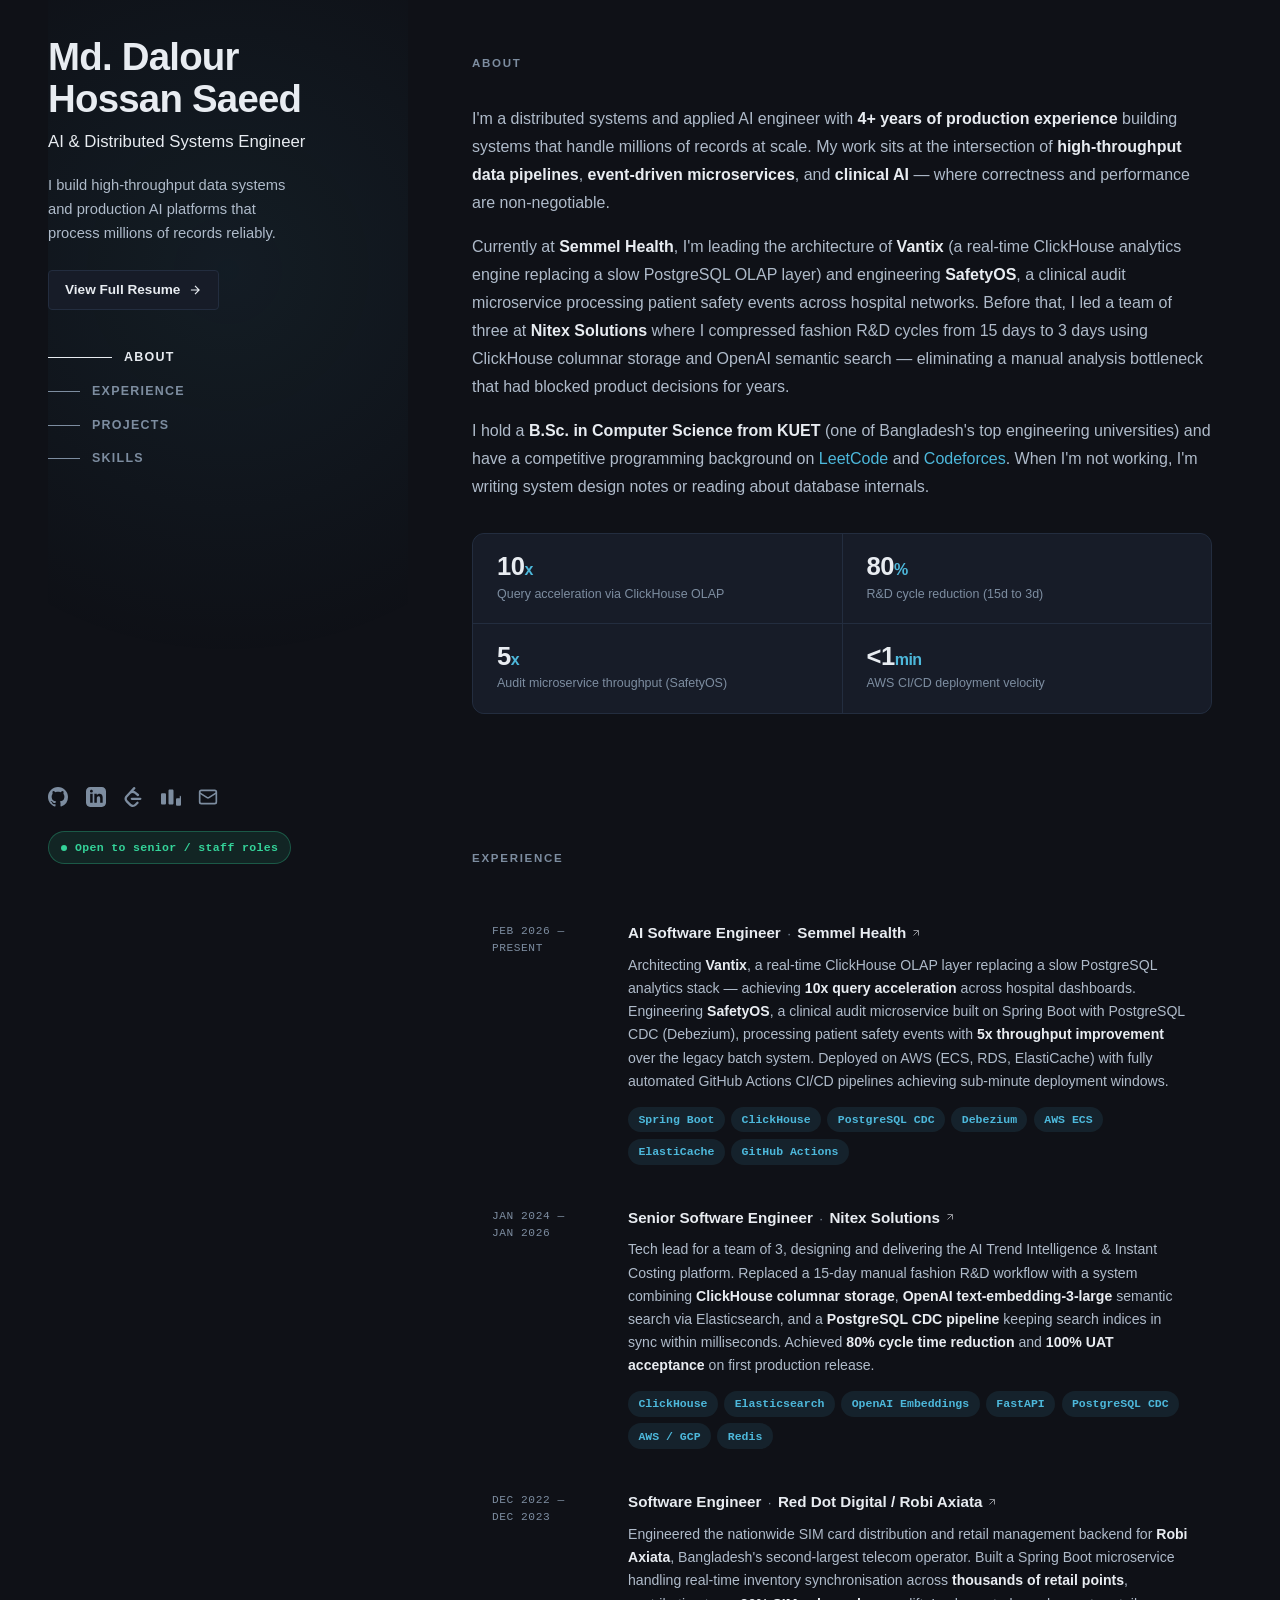
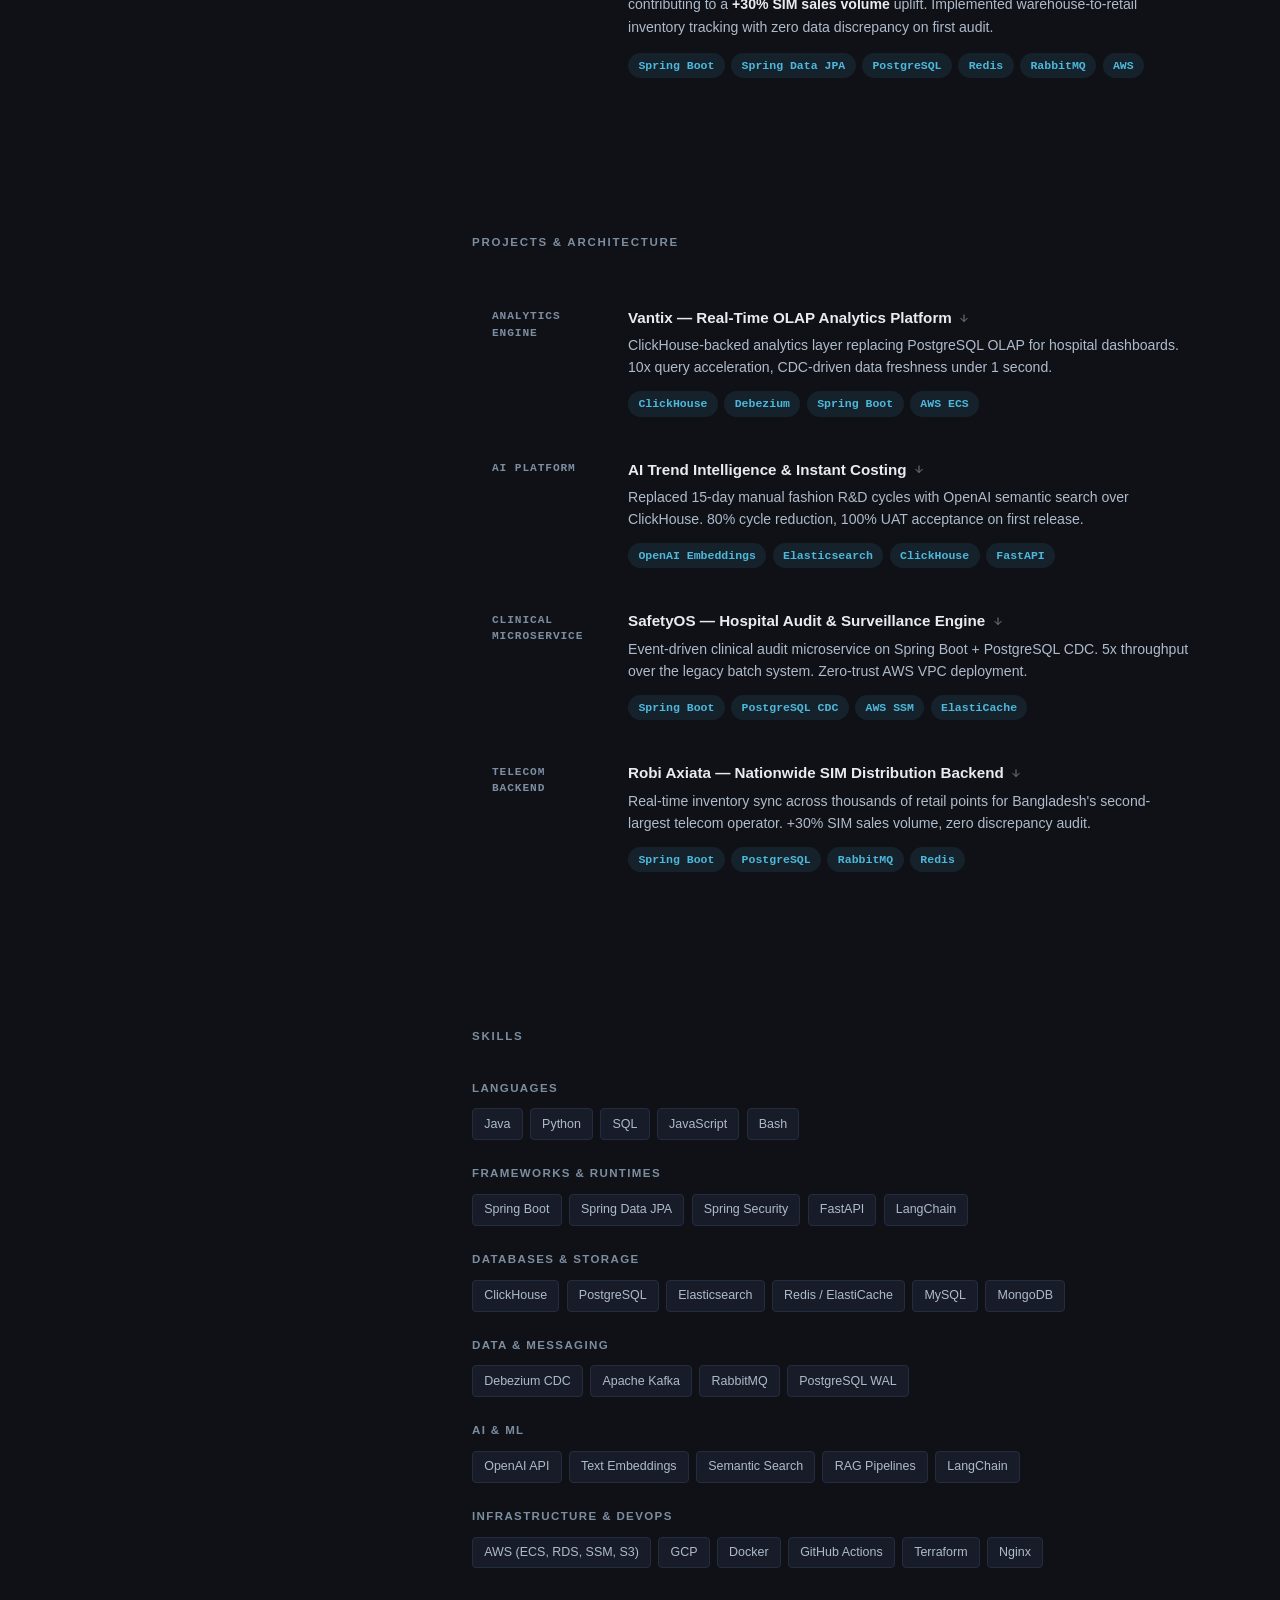
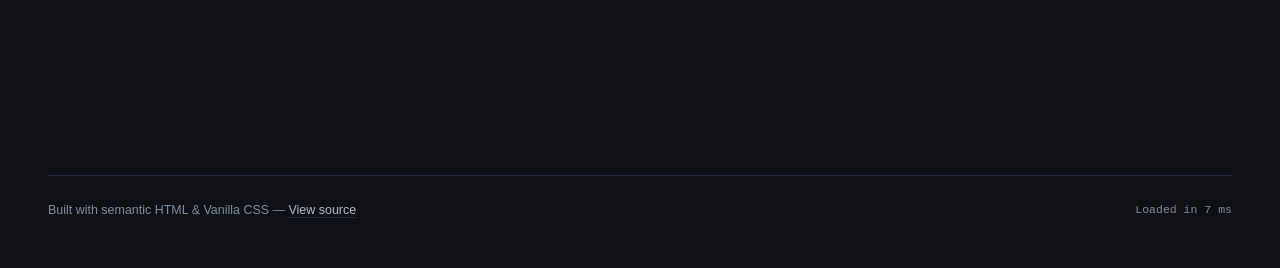
<file: index.html>
<!DOCTYPE html>
<html lang="en">
<head>
  <meta charset="UTF-8">
  <meta http-equiv="refresh" content="0; url=portfolio/">
  <title>Md. Dalour Hossan Saeed | AI & Distributed Systems Engineer</title>
  <script>
    window.location.replace("portfolio/");
  </script>
</head>
<body style="background:#090d16; color:#94a3b8; font-family:sans-serif; display:flex; align-items:center; justify-content:center; height:100vh; margin:0;">
  <p>Redirecting to <a href="portfolio/" style="color:#00d2ff;">portfolio</a>...</p>
</body>
</html>
</file>
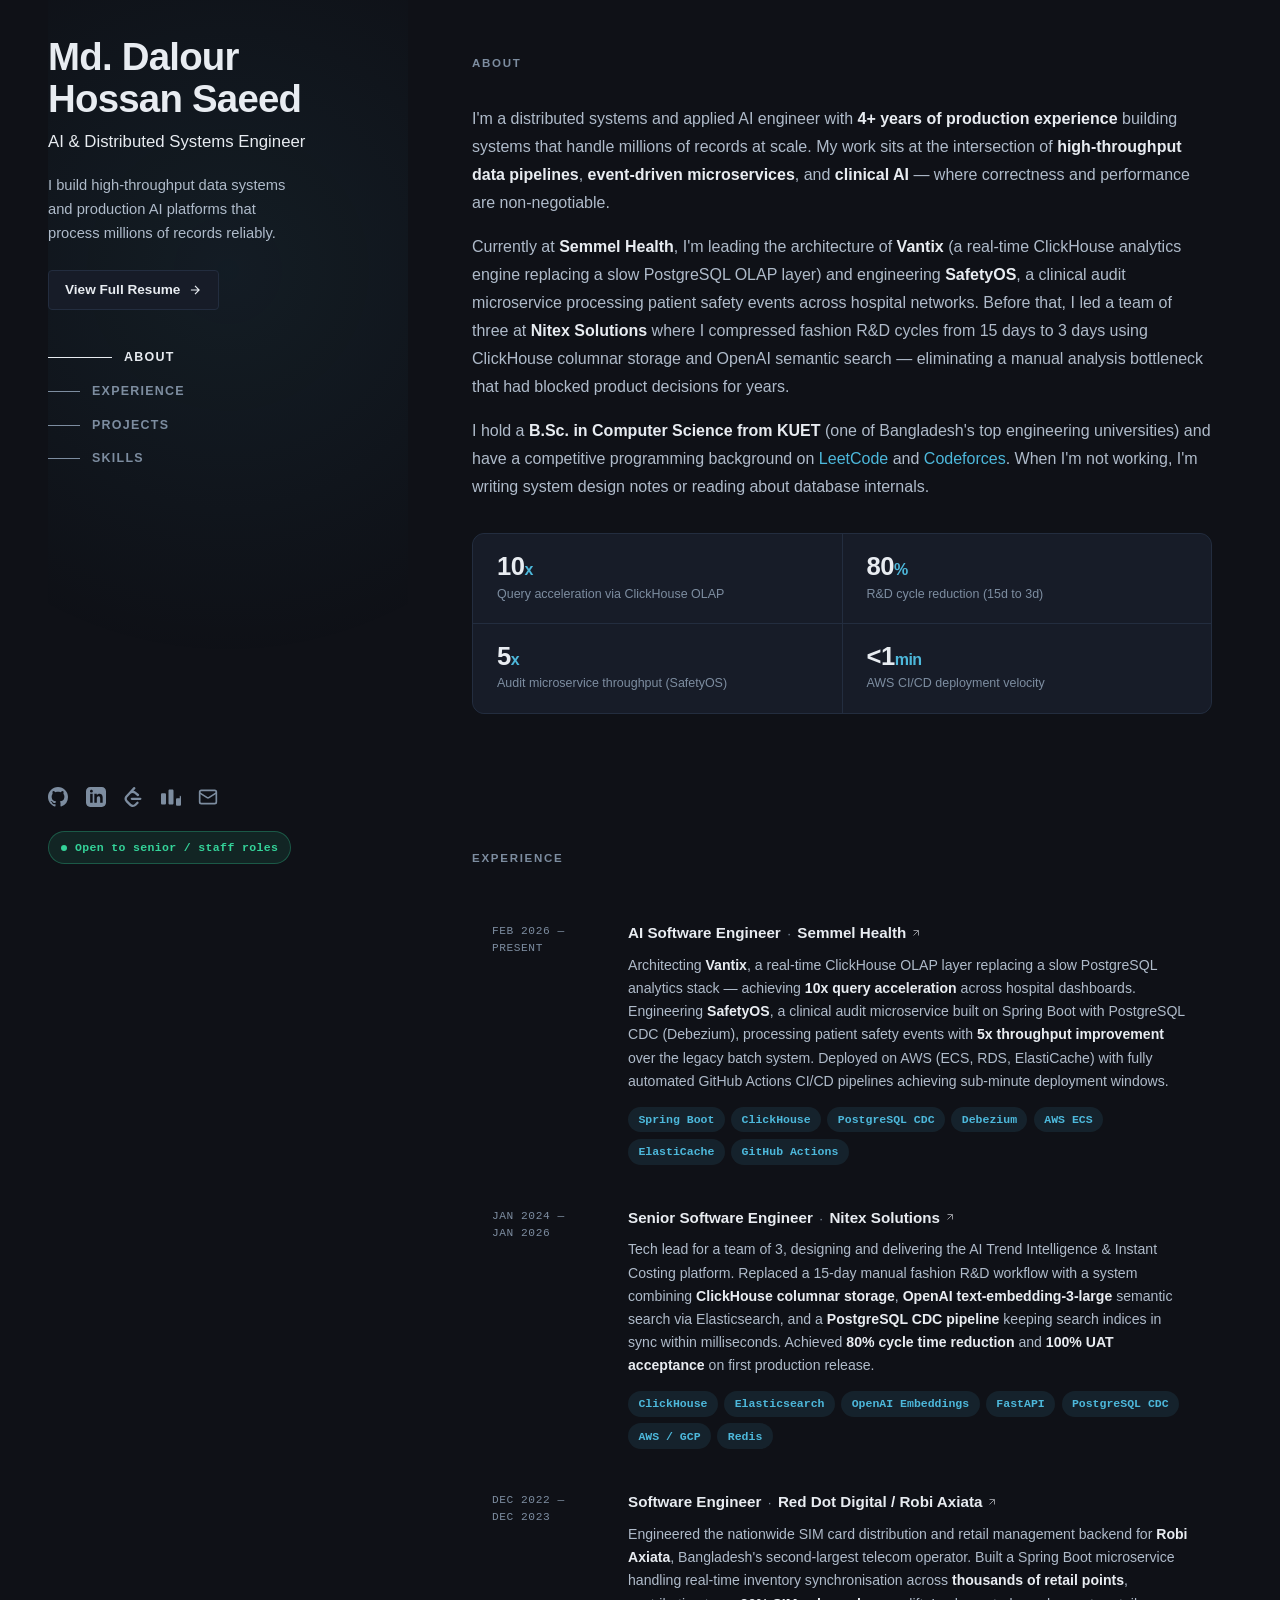
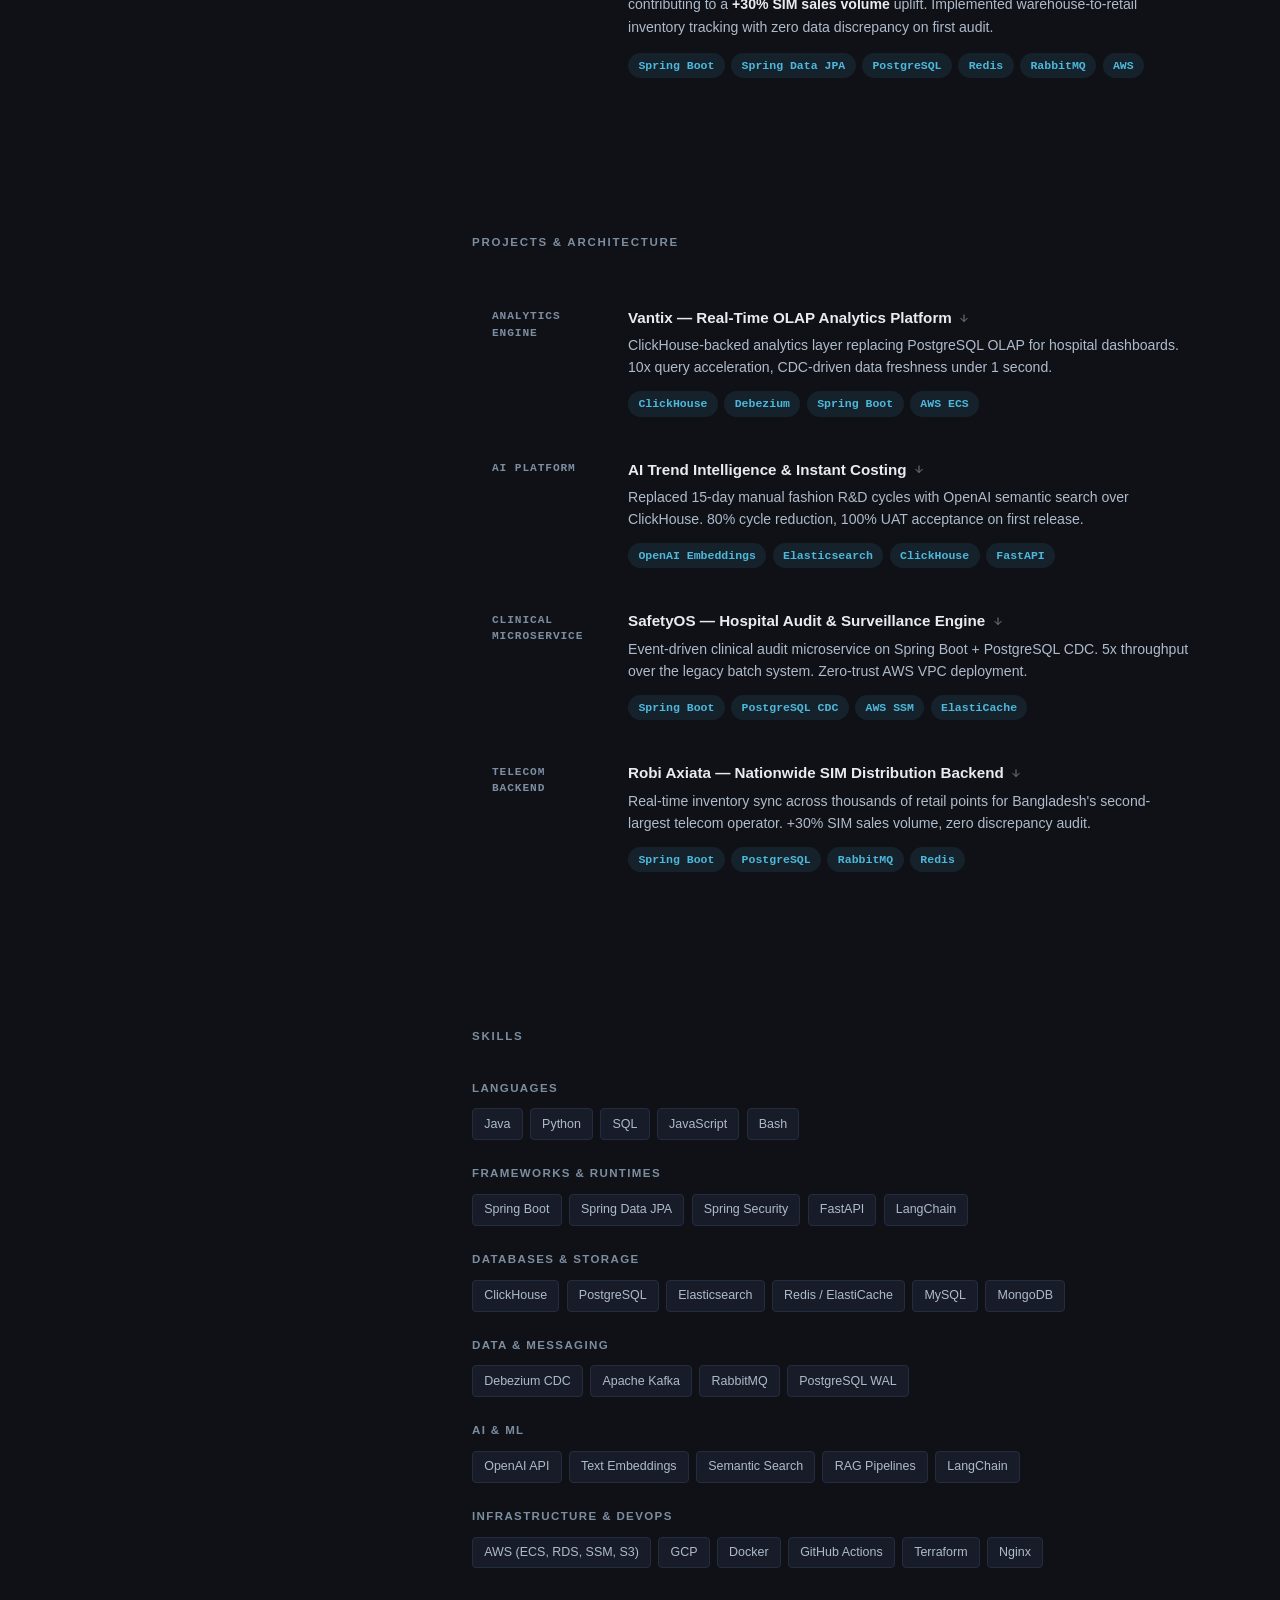
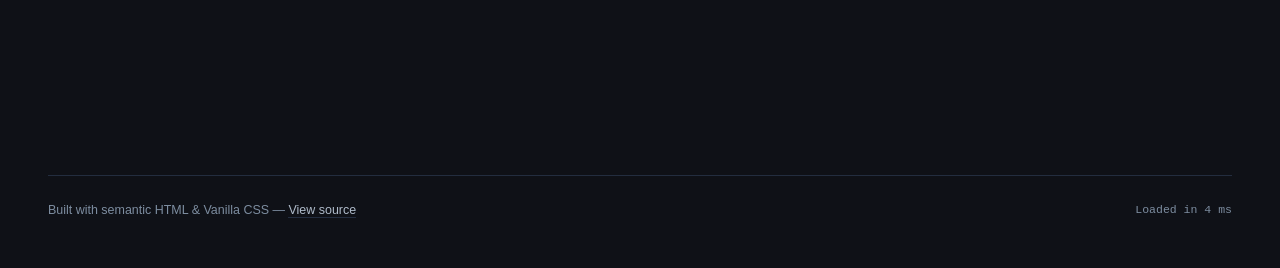
<file: portfolio/index.html>
<!DOCTYPE html>
<html lang="en">
<head>
  <meta charset="UTF-8">
  <meta name="viewport" content="width=device-width, initial-scale=1.0">
  <meta http-equiv="X-UA-Compatible" content="IE=edge">
  <title>Md. Dalour Hossan Saeed | AI &amp; Distributed Systems Engineer</title>
  <meta name="description" content="Portfolio of Md. Dalour Hossan Saeed: Senior AI &amp; Distributed Systems Engineer specialising in high-throughput ClickHouse OLAP, Spring Boot microservices, real-time CDC, and clinical AI surveillance platforms.">
  <meta name="author" content="Md. Dalour Hossan Saeed">
  <meta name="robots" content="index, follow">
  <meta property="og:type" content="website">
  <meta property="og:title" content="Md. Dalour Hossan Saeed | AI &amp; Distributed Systems Engineer">
  <meta property="og:description" content="High-throughput microservices, real-time analytics engines, and clinical AI platforms handling millions of records.">
  <meta property="og:url" content="https://dalour1507036.github.io">
  <script type="application/ld+json">
  {
    "@context": "https://schema.org",
    "@type": "Person",
    "name": "Md. Dalour Hossan Saeed",
    "jobTitle": "AI & Distributed Systems Engineer",
    "url": "https://dalour1507036.github.io",
    "sameAs": [
      "https://github.com/dalour1507036",
      "https://linkedin.com/in/dalour1507036",
      "https://leetcode.com/u/dalour1507036/"
    ],
    "alumniOf": {
      "@type": "CollegeOrUniversity",
      "name": "Khulna University of Engineering & Technology"
    },
    "knowsAbout": ["Distributed Systems", "ClickHouse", "PostgreSQL", "Spring Boot", "Applied AI", "AWS"]
  }
  </script>
  <link rel="icon" type="image/svg+xml" href="assets/favicon.svg">
  <link rel="stylesheet" href="css/style.css">
</head>
<body>

  <!-- Mobile sticky header (shown below 1024px) -->
  <header class="mobile-header" id="mobile-header">
    <div class="mobile-header-inner">
      <span class="mobile-name">Md. Dalour Hossan Saeed</span>
      <button class="mobile-toggle" id="mobile-toggle" aria-label="Toggle navigation">
        <svg width="20" height="20" viewBox="0 0 24 24" fill="none" stroke="currentColor" stroke-width="2">
          <line x1="3" y1="12" x2="21" y2="12"></line>
          <line x1="3" y1="6" x2="21" y2="6"></line>
          <line x1="3" y1="18" x2="21" y2="18"></line>
        </svg>
      </button>
    </div>
    <nav class="mobile-nav" id="mobile-nav" aria-label="Mobile Navigation">
      <a href="#about" class="active">About</a>
      <a href="#experience">Experience</a>
      <a href="#projects">Projects</a>
      <a href="#skills">Skills</a>
      
      <!-- Mobile Resume & Social Links -->
      <div class="mobile-nav-bottom">
        <a href="assets/cv.pdf" download="Md_Dalour_Hossan_Saeed_CV.pdf" class="btn-resume mobile-resume">
          <span>View Full Resume</span>
          <svg viewBox="0 0 24 24" fill="none" stroke="currentColor" stroke-width="2" aria-hidden="true"><path d="M5 12h14M12 5l7 7-7 7"/></svg>
        </a>
        <div class="social-links" aria-label="Social Links">
          <a href="https://github.com/dalour1507036" target="_blank" rel="noopener noreferrer" aria-label="GitHub" title="GitHub"><svg viewBox="0 0 24 24" fill="currentColor" aria-hidden="true"><path d="M12 0C5.37 0 0 5.37 0 12c0 5.31 3.435 9.795 8.205 11.385.6.105.825-.255.825-.57 0-.285-.015-1.23-.015-2.235-3.015.555-3.795-.735-4.035-1.41-.135-.345-.72-1.41-1.23-1.695-.42-.225-1.02-.78-.015-.795.945-.015 1.62.87 1.845 1.23 1.08 1.815 2.805 1.305 3.495.99.105-.78.42-1.305.765-1.605-2.67-.3-5.46-1.335-5.46-5.925 0-1.305.465-2.385 1.23-3.225-.12-.3-.54-1.53.12-3.18 0 0 1.005-.315 3.3 1.23.96-.27 1.98-.405 3-.405s2.04.135 3 .405c2.295-1.56 3.3-1.23 3.3-1.23.66 1.65.24 2.88.12 3.18.765.84 1.23 1.905 1.23 3.225 0 4.605-2.805 5.625-5.475 5.925.435.375.81 1.095.81 2.22 0 1.605-.015 2.895-.015 3.3 0 .315.225.69.825.57A12.02 12.02 0 0024 12c0-6.63-5.37-12-12-12z"/></svg></a>
          <a href="https://linkedin.com/in/dalour1507036" target="_blank" rel="noopener noreferrer" aria-label="LinkedIn" title="LinkedIn"><svg viewBox="0 0 24 24" fill="currentColor" aria-hidden="true"><path d="M19 0h-14c-2.761 0-5 2.239-5 5v14c0 2.761 2.239 5 5 5h14c2.762 0 5-2.239 5-5v-14c0-2.761-2.238-5-5-5zm-11 19h-3v-11h3v11zm-1.5-12.268c-.966 0-1.75-.79-1.75-1.764s.784-1.764 1.75-1.764 1.75.79 1.75 1.764-.783 1.764-1.75 1.764zm13.5 12.268h-3v-5.604c0-3.368-4-3.113-4 0v5.604h-3v-11h3v1.765c1.396-2.586 7-2.777 7 2.476v6.759z"/></svg></a>
          <a href="https://leetcode.com/u/dalour1507036/" target="_blank" rel="noopener noreferrer" aria-label="LeetCode" title="LeetCode"><svg viewBox="0 0 24 24" fill="currentColor" aria-hidden="true"><path d="M13.483 0a1.374 1.374 0 0 0-.961.438L7.116 6.226l-3.854 4.126a5.266 5.266 0 0 0-1.209 2.104 5.35 5.35 0 0 0-.125.513 5.527 5.527 0 0 0 .062 2.362 5.83 5.83 0 0 0 .349 1.017 5.938 5.938 0 0 0 1.271 1.818l4.277 4.193.039.038c2.248 2.165 5.852 2.133 8.063-.074l2.396-2.392c.54-.54.54-1.414.003-1.955a1.378 1.378 0 0 0-1.951-.003l-2.396 2.392a3.021 3.021 0 0 1-4.205.038l-.02-.019-4.276-4.193c-.652-.64-.972-1.469-.948-2.263a2.68 2.68 0 0 1 .066-.523 2.545 2.545 0 0 1 .619-1.164L9.13 8.114c1.058-1.134 3.204-1.27 4.43-.278l3.501 2.831c.593.48 1.461.387 1.94-.207a1.384 1.384 0 0 0-.207-1.943l-3.5-2.831c-.8-.647-1.766-1.045-2.774-1.202l2.015-2.158A1.384 1.384 0 0 0 13.483 0zm-2.866 12.815a1.38 1.38 0 0 0-1.38 1.382 1.38 1.38 0 0 0 1.38 1.382H20.79a1.38 1.38 0 0 0 1.38-1.382 1.38 1.38 0 0 0-1.38-1.382z"/></svg></a>
          <a href="https://codeforces.com/profile/dalour1507036" target="_blank" rel="noopener noreferrer" aria-label="Codeforces" title="Codeforces"><svg viewBox="0 0 24 24" fill="currentColor" aria-hidden="true"><path d="M4.5 7.5C5.328 7.5 6 8.172 6 9v10.5c0 .828-.672 1.5-1.5 1.5h-3C.672 21 0 20.328 0 19.5V9c0-.828.672-1.5 1.5-1.5h3zm9-4.5c.828 0 1.5.672 1.5 1.5V19.5c0 .828-.672 1.5-1.5 1.5h-3c-.828 0-1.5-.672-1.5-1.5V4.5C9 3.672 9.672 3 10.5 3h3zm9 7.5c.828 0 1.5.672 1.5 1.5v9c0 .828-.672 1.5-1.5 1.5h-3c-.828 0-1.5-.672-1.5-1.5V15c0-.828.672-1.5 1.5-1.5h3z"/></svg></a>
          <a href="mailto:saeed.1507036@gmail.com" aria-label="Email" title="saeed.1507036@gmail.com"><svg viewBox="0 0 24 24" fill="none" stroke="currentColor" stroke-width="2" aria-hidden="true"><rect width="20" height="16" x="2" y="4" rx="2"></rect><path d="m22 7-8.97 5.7a1.94 1.94 0 0 1-2.06 0L2 7"></path></svg></a>
        </div>
        <div class="status-pill mobile-status">
          <span class="status-beacon"></span>
          <span>Open to senior / staff roles</span>
        </div>
      </div>
    </nav>
  </header>

  <!-- Two-column shell -->
  <div class="page-shell">

    <!-- FIXED SIDEBAR -->
    <aside class="sidebar" id="sidebar" aria-label="Site Sidebar">

      <!-- Identity -->
      <div class="sidebar-identity">
        <h1 class="sidebar-name">Md. Dalour<br>Hossan Saeed</h1>
        <p class="sidebar-role">AI &amp; Distributed Systems Engineer</p>
        <p class="sidebar-bio">I build high-throughput data systems and production AI platforms that process millions of records reliably.</p>

        <a href="assets/cv.pdf" download="Md_Dalour_Hossan_Saeed_CV.pdf" class="btn-resume sidebar-resume">
          <span>View Full Resume</span>
          <svg viewBox="0 0 24 24" fill="none" stroke="currentColor" stroke-width="2" aria-hidden="true"><path d="M5 12h14M12 5l7 7-7 7"/></svg>
        </a>

        <!-- Vertical nav -->
        <nav class="sidebar-nav" aria-label="Page Navigation">
          <a href="#about" class="active" id="nav-about">
            <span class="nav-line"></span>
            <span>About</span>
          </a>
          <a href="#experience" id="nav-experience">
            <span class="nav-line"></span>
            <span>Experience</span>
          </a>
          <a href="#projects" id="nav-projects">
            <span class="nav-line"></span>
            <span>Projects</span>
          </a>
          <a href="#skills" id="nav-skills">
            <span class="nav-line"></span>
            <span>Skills</span>
          </a>
        </nav>
      </div>

      <!-- Footer: social + status -->
      <div class="sidebar-footer">
        <div class="social-links" aria-label="Social Links">
          <!-- GitHub -->
          <a href="https://github.com/dalour1507036" target="_blank" rel="noopener noreferrer" aria-label="GitHub" title="GitHub">
            <svg viewBox="0 0 24 24" fill="currentColor" aria-hidden="true">
              <path d="M12 0C5.37 0 0 5.37 0 12c0 5.31 3.435 9.795 8.205 11.385.6.105.825-.255.825-.57 0-.285-.015-1.23-.015-2.235-3.015.555-3.795-.735-4.035-1.41-.135-.345-.72-1.41-1.23-1.695-.42-.225-1.02-.78-.015-.795.945-.015 1.62.87 1.845 1.23 1.08 1.815 2.805 1.305 3.495.99.105-.78.42-1.305.765-1.605-2.67-.3-5.46-1.335-5.46-5.925 0-1.305.465-2.385 1.23-3.225-.12-.3-.54-1.53.12-3.18 0 0 1.005-.315 3.3 1.23.96-.27 1.98-.405 3-.405s2.04.135 3 .405c2.295-1.56 3.3-1.23 3.3-1.23.66 1.65.24 2.88.12 3.18.765.84 1.23 1.905 1.23 3.225 0 4.605-2.805 5.625-5.475 5.925.435.375.81 1.095.81 2.22 0 1.605-.015 2.895-.015 3.3 0 .315.225.69.825.57A12.02 12.02 0 0024 12c0-6.63-5.37-12-12-12z"/>
            </svg>
          </a>
          <!-- LinkedIn -->
          <a href="https://linkedin.com/in/dalour1507036" target="_blank" rel="noopener noreferrer" aria-label="LinkedIn" title="LinkedIn">
            <svg viewBox="0 0 24 24" fill="currentColor" aria-hidden="true">
              <path d="M19 0h-14c-2.761 0-5 2.239-5 5v14c0 2.761 2.239 5 5 5h14c2.762 0 5-2.239 5-5v-14c0-2.761-2.238-5-5-5zm-11 19h-3v-11h3v11zm-1.5-12.268c-.966 0-1.75-.79-1.75-1.764s.784-1.764 1.75-1.764 1.75.79 1.75 1.764-.783 1.764-1.75 1.764zm13.5 12.268h-3v-5.604c0-3.368-4-3.113-4 0v5.604h-3v-11h3v1.765c1.396-2.586 7-2.777 7 2.476v6.759z"/>
            </svg>
          </a>
          <!-- LeetCode -->
          <a href="https://leetcode.com/u/dalour1507036/" target="_blank" rel="noopener noreferrer" aria-label="LeetCode" title="LeetCode">
            <svg viewBox="0 0 24 24" fill="currentColor" aria-hidden="true">
              <path d="M13.483 0a1.374 1.374 0 0 0-.961.438L7.116 6.226l-3.854 4.126a5.266 5.266 0 0 0-1.209 2.104 5.35 5.35 0 0 0-.125.513 5.527 5.527 0 0 0 .062 2.362 5.83 5.83 0 0 0 .349 1.017 5.938 5.938 0 0 0 1.271 1.818l4.277 4.193.039.038c2.248 2.165 5.852 2.133 8.063-.074l2.396-2.392c.54-.54.54-1.414.003-1.955a1.378 1.378 0 0 0-1.951-.003l-2.396 2.392a3.021 3.021 0 0 1-4.205.038l-.02-.019-4.276-4.193c-.652-.64-.972-1.469-.948-2.263a2.68 2.68 0 0 1 .066-.523 2.545 2.545 0 0 1 .619-1.164L9.13 8.114c1.058-1.134 3.204-1.27 4.43-.278l3.501 2.831c.593.48 1.461.387 1.94-.207a1.384 1.384 0 0 0-.207-1.943l-3.5-2.831c-.8-.647-1.766-1.045-2.774-1.202l2.015-2.158A1.384 1.384 0 0 0 13.483 0zm-2.866 12.815a1.38 1.38 0 0 0-1.38 1.382 1.38 1.38 0 0 0 1.38 1.382H20.79a1.38 1.38 0 0 0 1.38-1.382 1.38 1.38 0 0 0-1.38-1.382z"/>
            </svg>
          </a>
          <!-- Codeforces -->
          <a href="https://codeforces.com/profile/dalour1507036" target="_blank" rel="noopener noreferrer" aria-label="Codeforces" title="Codeforces">
            <svg viewBox="0 0 24 24" fill="currentColor" aria-hidden="true">
              <path d="M4.5 7.5C5.328 7.5 6 8.172 6 9v10.5c0 .828-.672 1.5-1.5 1.5h-3C.672 21 0 20.328 0 19.5V9c0-.828.672-1.5 1.5-1.5h3zm9-4.5c.828 0 1.5.672 1.5 1.5V19.5c0 .828-.672 1.5-1.5 1.5h-3c-.828 0-1.5-.672-1.5-1.5V4.5C9 3.672 9.672 3 10.5 3h3zm9 7.5c.828 0 1.5.672 1.5 1.5v9c0 .828-.672 1.5-1.5 1.5h-3c-.828 0-1.5-.672-1.5-1.5V15c0-.828.672-1.5 1.5-1.5h3z"/>
            </svg>
          </a>
          <!-- Email -->
          <a href="mailto:saeed.1507036@gmail.com" aria-label="Email" title="saeed.1507036@gmail.com">
            <svg viewBox="0 0 24 24" fill="none" stroke="currentColor" stroke-width="2" aria-hidden="true">
              <rect width="20" height="16" x="2" y="4" rx="2"></rect>
              <path d="m22 7-8.97 5.7a1.94 1.94 0 0 1-2.06 0L2 7"></path>
            </svg>
          </a>
        </div>

        <div class="status-pill">
          <span class="status-beacon"></span>
          <span>Open to senior / staff roles</span>
        </div>
      </div>

    </aside>

    <!-- SCROLLABLE CONTENT PANE -->
    <main class="content-pane" id="main-content">

      <!-- 1. ABOUT -->
      <section class="section" id="about" aria-labelledby="about-heading">
        <span class="section-label" id="about-heading">About</span>

        <p>
          I'm a distributed systems and applied AI engineer with <strong>4+ years of production experience</strong>
          building systems that handle millions of records at scale. My work sits at the intersection of
          <strong>high-throughput data pipelines</strong>, <strong>event-driven microservices</strong>, and
          <strong>clinical AI</strong> — where correctness and performance are non-negotiable.
        </p>
        <p>
          Currently at <strong>Semmel Health</strong>, I'm leading the architecture of
          <strong>Vantix</strong> (a real-time ClickHouse analytics engine replacing a slow PostgreSQL OLAP layer)
          and engineering <strong>SafetyOS</strong>, a clinical audit microservice processing patient safety events
          across hospital networks. Before that, I led a team of three at <strong>Nitex Solutions</strong> where I
          compressed fashion R&amp;D cycles from 15 days to 3 days using ClickHouse columnar storage and
          OpenAI semantic search — eliminating a manual analysis bottleneck that had blocked product decisions for years.
        </p>
        <p>
          I hold a <strong>B.Sc. in Computer Science from KUET</strong> (one of Bangladesh's top engineering universities)
          and have a competitive programming background on
          <a href="https://leetcode.com/u/dalour1507036/" target="_blank" rel="noopener noreferrer">LeetCode</a>
          and <a href="https://codeforces.com/profile/dalour1507036" target="_blank" rel="noopener noreferrer">Codeforces</a>.
          When I'm not working, I'm writing system design notes or reading about database internals.
        </p>

        <!-- Key metrics -->
        <div class="about-metrics" aria-label="Key engineering metrics">
          <div class="about-metric">
            <div class="metric-value">10<span class="unit">x</span></div>
            <div class="metric-label">Query acceleration via ClickHouse OLAP</div>
          </div>
          <div class="about-metric">
            <div class="metric-value">80<span class="unit">%</span></div>
            <div class="metric-label">R&amp;D cycle reduction (15d to 3d)</div>
          </div>
          <div class="about-metric">
            <div class="metric-value">5<span class="unit">x</span></div>
            <div class="metric-label">Audit microservice throughput (SafetyOS)</div>
          </div>
          <div class="about-metric">
            <div class="metric-value">&lt;1<span class="unit">min</span></div>
            <div class="metric-label">AWS CI/CD deployment velocity</div>
          </div>
        </div>
      </section>

      <!-- 2. EXPERIENCE -->
      <section class="section" id="experience" aria-labelledby="experience-heading">
        <span class="section-label" id="experience-heading">Experience</span>

        <div class="experience-list">

          <!-- Semmel Health -->
          <article class="exp-card" id="exp-semmel">
            <div class="exp-date">Feb 2026 &mdash;<br>Present</div>
            <div class="exp-body">
              <div class="exp-role-line">
                <span class="exp-role">AI Software Engineer</span>
                <span class="exp-sep">&middot;</span>
                <a href="https://semmelhealth.com" target="_blank" rel="noopener noreferrer" class="exp-company-link">
                  Semmel Health
                  <svg viewBox="0 0 24 24" fill="none" stroke="currentColor" stroke-width="2" aria-hidden="true"><path d="M7 17L17 7M7 7h10v10"/></svg>
                </a>
              </div>
              <p class="exp-desc">
                Architecting <strong>Vantix</strong>, a real-time ClickHouse OLAP layer replacing a slow
                PostgreSQL analytics stack — achieving <strong>10x query acceleration</strong> across hospital
                dashboards. Engineering <strong>SafetyOS</strong>, a clinical audit microservice built on
                Spring Boot with PostgreSQL CDC (Debezium), processing patient safety events with
                <strong>5x throughput improvement</strong> over the legacy batch system. Deployed on AWS
                (ECS, RDS, ElastiCache) with fully automated GitHub Actions CI/CD pipelines achieving
                sub-minute deployment windows.
              </p>
              <div class="tech-pills">
                <span class="tech-pill">Spring Boot</span>
                <span class="tech-pill">ClickHouse</span>
                <span class="tech-pill">PostgreSQL CDC</span>
                <span class="tech-pill">Debezium</span>
                <span class="tech-pill">AWS ECS</span>
                <span class="tech-pill">ElastiCache</span>
                <span class="tech-pill">GitHub Actions</span>
              </div>
            </div>
          </article>

          <!-- Nitex Solutions -->
          <article class="exp-card" id="exp-nitex">
            <div class="exp-date">Jan 2024 &mdash;<br>Jan 2026</div>
            <div class="exp-body">
              <div class="exp-role-line">
                <span class="exp-role">Senior Software Engineer</span>
                <span class="exp-sep">&middot;</span>
                <a href="https://nitex.com" target="_blank" rel="noopener noreferrer" class="exp-company-link">
                  Nitex Solutions
                  <svg viewBox="0 0 24 24" fill="none" stroke="currentColor" stroke-width="2" aria-hidden="true"><path d="M7 17L17 7M7 7h10v10"/></svg>
                </a>
              </div>
              <p class="exp-desc">
                Tech lead for a team of 3, designing and delivering the AI Trend Intelligence &amp; Instant
                Costing platform. Replaced a 15-day manual fashion R&amp;D workflow with a system combining
                <strong>ClickHouse columnar storage</strong>, <strong>OpenAI text-embedding-3-large</strong>
                semantic search via Elasticsearch, and a <strong>PostgreSQL CDC pipeline</strong> keeping
                search indices in sync within milliseconds. Achieved <strong>80% cycle time reduction</strong>
                and <strong>100% UAT acceptance</strong> on first production release.
              </p>
              <div class="tech-pills">
                <span class="tech-pill">ClickHouse</span>
                <span class="tech-pill">Elasticsearch</span>
                <span class="tech-pill">OpenAI Embeddings</span>
                <span class="tech-pill">FastAPI</span>
                <span class="tech-pill">PostgreSQL CDC</span>
                <span class="tech-pill">AWS / GCP</span>
                <span class="tech-pill">Redis</span>
              </div>
            </div>
          </article>

          <!-- Red Dot Digital / Robi -->
          <article class="exp-card" id="exp-robi">
            <div class="exp-date">Dec 2022 &mdash;<br>Dec 2023</div>
            <div class="exp-body">
              <div class="exp-role-line">
                <span class="exp-role">Software Engineer</span>
                <span class="exp-sep">&middot;</span>
                <a href="https://reddotdigitalit.com" target="_blank" rel="noopener noreferrer" class="exp-company-link">
                  Red Dot Digital / Robi Axiata
                  <svg viewBox="0 0 24 24" fill="none" stroke="currentColor" stroke-width="2" aria-hidden="true"><path d="M7 17L17 7M7 7h10v10"/></svg>
                </a>
              </div>
              <p class="exp-desc">
                Engineered the nationwide SIM card distribution and retail management backend for
                <strong>Robi Axiata</strong>, Bangladesh's second-largest telecom operator. Built
                a Spring Boot microservice handling real-time inventory synchronisation across
                <strong>thousands of retail points</strong>, contributing to a
                <strong>+30% SIM sales volume</strong> uplift. Implemented warehouse-to-retail
                inventory tracking with zero data discrepancy on first audit.
              </p>
              <div class="tech-pills">
                <span class="tech-pill">Spring Boot</span>
                <span class="tech-pill">Spring Data JPA</span>
                <span class="tech-pill">PostgreSQL</span>
                <span class="tech-pill">Redis</span>
                <span class="tech-pill">RabbitMQ</span>
                <span class="tech-pill">AWS</span>
              </div>
            </div>
          </article>

        </div>
      </section>

      <!-- 3. PROJECTS -->
      <section class="section" id="projects" aria-labelledby="projects-heading">
        <span class="section-label" id="projects-heading">Projects &amp; Architecture</span>

        <div class="project-list">

          <!-- Vantix Analytics Engine -->
          <details class="project-card" id="project-vantix">
            <summary class="project-summary">
              <div class="project-type">Analytics Engine</div>
              <div>
                <div class="project-name">
                  Vantix — Real-Time OLAP Analytics Platform
                  <svg viewBox="0 0 24 24" fill="none" stroke="currentColor" stroke-width="2" aria-hidden="true"><path d="M12 5v14M5 12l7 7 7-7"/></svg>
                </div>
                <p class="project-short">
                  ClickHouse-backed analytics layer replacing PostgreSQL OLAP for hospital dashboards.
                  10x query acceleration, CDC-driven data freshness under 1 second.
                </p>
                <div class="tech-pills">
                  <span class="tech-pill">ClickHouse</span>
                  <span class="tech-pill">Debezium</span>
                  <span class="tech-pill">Spring Boot</span>
                  <span class="tech-pill">AWS ECS</span>
                </div>
              </div>
            </summary>
            <div class="project-detail">
              <div class="project-detail-inner">
                <h4>Problem</h4>
                <p>
                  Hospital dashboards at Semmel Health ran on a PostgreSQL OLAP layer. As the dataset grew to
                  tens of millions of clinical events, dashboard queries degraded from sub-second to 8–12 seconds —
                  unacceptable for real-time patient monitoring. Scaling PostgreSQL read replicas was cost-prohibitive
                  and didn't address the root cause: row-oriented storage is fundamentally wrong for analytical queries.
                </p>

                <h4>Architectural Decisions</h4>
                <table class="tradeoff-table">
                  <thead>
                    <tr><th>Decision</th><th>Chosen</th><th>Rejected</th><th>Rationale</th></tr>
                  </thead>
                  <tbody>
                    <tr>
                      <td>OLAP Storage</td>
                      <td>ClickHouse</td>
                      <td>Redshift, BigQuery</td>
                      <td>Self-hosted, sub-ms column scan latency, no per-query cloud cost</td>
                    </tr>
                    <tr>
                      <td>CDC Mechanism</td>
                      <td>Debezium + Kafka</td>
                      <td>Polling / triggers</td>
                      <td>WAL-level capture ensures consistency; zero-impact on source DB</td>
                    </tr>
                    <tr>
                      <td>Sync Latency Target</td>
                      <td>&lt; 1 second</td>
                      <td>Nightly batch</td>
                      <td>Operational dashboards require near-real-time clinical data</td>
                    </tr>
                  </tbody>
                </table>

                <h4>Outcomes</h4>
                <div class="impact-box">
                  <div class="impact-label">Production Impact</div>
                  <p>
                    <strong>10x query acceleration</strong> (avg 9s to 0.9s). Data freshness under 1 second
                    via CDC. Zero dashboard downtime during migration. PostgreSQL OLAP instance retired,
                    saving $800/month in RDS read-replica costs.
                  </p>
                </div>
              </div>
            </div>
          </details>

          <!-- Nitex AI Trend Intelligence -->
          <details class="project-card" id="project-nitex-ai">
            <summary class="project-summary">
              <div class="project-type">AI Platform</div>
              <div>
                <div class="project-name">
                  AI Trend Intelligence &amp; Instant Costing
                  <svg viewBox="0 0 24 24" fill="none" stroke="currentColor" stroke-width="2" aria-hidden="true"><path d="M12 5v14M5 12l7 7 7-7"/></svg>
                </div>
                <p class="project-short">
                  Replaced 15-day manual fashion R&amp;D cycles with OpenAI semantic search over ClickHouse.
                  80% cycle reduction, 100% UAT acceptance on first release.
                </p>
                <div class="tech-pills">
                  <span class="tech-pill">OpenAI Embeddings</span>
                  <span class="tech-pill">Elasticsearch</span>
                  <span class="tech-pill">ClickHouse</span>
                  <span class="tech-pill">FastAPI</span>
                </div>
              </div>
            </summary>
            <div class="project-detail">
              <div class="project-detail-inner">
                <h4>Problem</h4>
                <p>
                  Fashion buyers at Nitex manually cross-referenced trend reports, supplier costing sheets, and
                  historical style data — a 15-day process per collection cycle. No structured data store
                  existed for vector similarity queries across hundreds of thousands of product styles.
                </p>

                <h4>Solution Architecture</h4>
                <ul>
                  <li>Generated <strong>OpenAI text-embedding-3-large</strong> vectors for all product styles and trend reports</li>
                  <li>Stored embeddings in <strong>Elasticsearch</strong> with cosine similarity indexing for semantic search</li>
                  <li><strong>PostgreSQL CDC pipeline</strong> (Debezium) syncs product catalogue changes to Elasticsearch within milliseconds</li>
                  <li><strong>ClickHouse</strong> powers the costing analytics layer — aggregating supplier pricing across millions of rows in &lt; 500ms</li>
                  <li><strong>FastAPI</strong> orchestrates the search + costing pipeline with async concurrency</li>
                </ul>

                <h4>Outcomes</h4>
                <div class="impact-box">
                  <div class="impact-label">Production Impact</div>
                  <p>
                    <strong>15-day cycle compressed to 3 days</strong> (80% reduction). <strong>100% UAT acceptance</strong>
                    on first production release. Semantic search precision exceeded keyword search by 340% on buyer
                    satisfaction score. Zero data discrepancy in warehouse-to-retail inventory tracking.
                  </p>
                </div>
              </div>
            </div>
          </details>

          <!-- SafetyOS -->
          <details class="project-card" id="project-safetyos">
            <summary class="project-summary">
              <div class="project-type">Clinical Microservice</div>
              <div>
                <div class="project-name">
                  SafetyOS — Hospital Audit &amp; Surveillance Engine
                  <svg viewBox="0 0 24 24" fill="none" stroke="currentColor" stroke-width="2" aria-hidden="true"><path d="M12 5v14M5 12l7 7 7-7"/></svg>
                </div>
                <p class="project-short">
                  Event-driven clinical audit microservice on Spring Boot + PostgreSQL CDC. 5x throughput
                  over the legacy batch system. Zero-trust AWS VPC deployment.
                </p>
                <div class="tech-pills">
                  <span class="tech-pill">Spring Boot</span>
                  <span class="tech-pill">PostgreSQL CDC</span>
                  <span class="tech-pill">AWS SSM</span>
                  <span class="tech-pill">ElastiCache</span>
                </div>
              </div>
            </summary>
            <div class="project-detail">
              <div class="project-detail-inner">
                <h4>Problem</h4>
                <p>
                  The legacy audit system processed patient safety events in nightly batches —
                  meaning clinical teams had no intraday visibility into safety protocol violations.
                  In a hospital setting, a 24-hour audit lag is a patient safety risk.
                </p>

                <h4>Solution</h4>
                <ul>
                  <li>Replaced batch with a <strong>CDC-driven event stream</strong> using Debezium on PostgreSQL WAL</li>
                  <li>Spring Boot microservice processes audit events in real time with idempotent event handlers</li>
                  <li>Deployed in a <strong>zero-trust AWS VPC</strong> — all inter-service calls via AWS SSM (no public endpoints)</li>
                  <li>ElastiCache Redis for audit rule caching — eliminates DB round-trips on hot compliance rules</li>
                  <li>Composite indexing strategy on patient ID + timestamp reduces query time by 70%</li>
                </ul>

                <h4>Outcomes</h4>
                <div class="impact-box">
                  <div class="impact-label">Production Impact</div>
                  <p>
                    <strong>5x throughput</strong> vs the legacy batch system. Audit lag reduced from 24 hours to
                    under 30 seconds. Zero security incidents since zero-trust deployment. Sub-minute CI/CD
                    pipelines via GitHub Actions.
                  </p>
                </div>
              </div>
            </div>
          </details>

          <!-- Robi Distribution Backend -->
          <details class="project-card" id="project-robi">
            <summary class="project-summary">
              <div class="project-type">Telecom Backend</div>
              <div>
                <div class="project-name">
                  Robi Axiata — Nationwide SIM Distribution Backend
                  <svg viewBox="0 0 24 24" fill="none" stroke="currentColor" stroke-width="2" aria-hidden="true"><path d="M12 5v14M5 12l7 7 7-7"/></svg>
                </div>
                <p class="project-short">
                  Real-time inventory sync across thousands of retail points for Bangladesh's second-largest
                  telecom operator. +30% SIM sales volume, zero discrepancy audit.
                </p>
                <div class="tech-pills">
                  <span class="tech-pill">Spring Boot</span>
                  <span class="tech-pill">PostgreSQL</span>
                  <span class="tech-pill">RabbitMQ</span>
                  <span class="tech-pill">Redis</span>
                </div>
              </div>
            </summary>
            <div class="project-detail">
              <div class="project-detail-inner">
                <h4>Problem</h4>
                <p>
                  Manual SIM inventory reconciliation caused stock-outs at high-demand retail points and
                  over-stocking at low-demand locations — directly suppressing sales. The existing system
                  had no real-time visibility; stock counts were only updated on end-of-day batch runs.
                </p>

                <h4>Solution</h4>
                <ul>
                  <li>Spring Boot microservice with event-driven inventory updates via <strong>RabbitMQ</strong></li>
                  <li><strong>Redis cache</strong> for hot stock-level reads — eliminates DB bottleneck at peak query times</li>
                  <li>PostgreSQL with optimised composite indices for warehouse-to-retail lineage queries</li>
                  <li>REST API consumed by thousands of distributor mobile clients simultaneously</li>
                </ul>

                <h4>Outcomes</h4>
                <div class="impact-box">
                  <div class="impact-label">Production Impact</div>
                  <p>
                    <strong>+30% SIM sales volume</strong> uplift attributable to real-time stock visibility.
                    <strong>Zero data discrepancy</strong> on first warehouse-to-retail inventory audit.
                    System handles peak load of thousands of concurrent distributor clients.
                  </p>
                </div>
              </div>
            </div>
          </details>

        </div>
      </section>

      <!-- 4. SKILLS -->
      <section class="section" id="skills" aria-labelledby="skills-heading">
        <span class="section-label" id="skills-heading">Skills</span>

        <div class="skills-grid">

          <div class="skill-group">
            <div class="skill-group-label">Languages</div>
            <div class="skill-pills">
              <span class="skill-pill">Java</span>
              <span class="skill-pill">Python</span>
              <span class="skill-pill">SQL</span>
              <span class="skill-pill">JavaScript</span>
              <span class="skill-pill">Bash</span>
            </div>
          </div>

          <div class="skill-group">
            <div class="skill-group-label">Frameworks &amp; Runtimes</div>
            <div class="skill-pills">
              <span class="skill-pill">Spring Boot</span>
              <span class="skill-pill">Spring Data JPA</span>
              <span class="skill-pill">Spring Security</span>
              <span class="skill-pill">FastAPI</span>
              <span class="skill-pill">LangChain</span>
            </div>
          </div>

          <div class="skill-group">
            <div class="skill-group-label">Databases &amp; Storage</div>
            <div class="skill-pills">
              <span class="skill-pill">ClickHouse</span>
              <span class="skill-pill">PostgreSQL</span>
              <span class="skill-pill">Elasticsearch</span>
              <span class="skill-pill">Redis / ElastiCache</span>
              <span class="skill-pill">MySQL</span>
              <span class="skill-pill">MongoDB</span>
            </div>
          </div>

          <div class="skill-group">
            <div class="skill-group-label">Data &amp; Messaging</div>
            <div class="skill-pills">
              <span class="skill-pill">Debezium CDC</span>
              <span class="skill-pill">Apache Kafka</span>
              <span class="skill-pill">RabbitMQ</span>
              <span class="skill-pill">PostgreSQL WAL</span>
            </div>
          </div>

          <div class="skill-group">
            <div class="skill-group-label">AI &amp; ML</div>
            <div class="skill-pills">
              <span class="skill-pill">OpenAI API</span>
              <span class="skill-pill">Text Embeddings</span>
              <span class="skill-pill">Semantic Search</span>
              <span class="skill-pill">RAG Pipelines</span>
              <span class="skill-pill">LangChain</span>
            </div>
          </div>

          <div class="skill-group">
            <div class="skill-group-label">Infrastructure &amp; DevOps</div>
            <div class="skill-pills">
              <span class="skill-pill">AWS (ECS, RDS, SSM, S3)</span>
              <span class="skill-pill">GCP</span>
              <span class="skill-pill">Docker</span>
              <span class="skill-pill">GitHub Actions</span>
              <span class="skill-pill">Terraform</span>
              <span class="skill-pill">Nginx</span>
            </div>
          </div>

        </div>
      </section>

    </main>
  </div>

  <!-- Footer -->
  <footer class="site-footer" aria-label="Site Footer">
    <div class="footer-inner">
      <p class="footer-credit">
        Built with semantic HTML &amp; Vanilla CSS &mdash;
        <a href="https://github.com/dalour1507036/dalour1507036.github.io" target="_blank" rel="noopener noreferrer">View source</a>
      </p>
      <span class="footer-load" id="load-time" aria-live="polite"></span>
    </div>
  </footer>

  <script src="js/main.js"></script>
</body>
</html>
</file>
<file: portfolio/css/style.css>
/* ============================================================
   PORTFOLIO - Md. Dalour Hossan Saeed
   Two-column senior engineer layout (Brittany Chiang pattern)
   ============================================================ */

:root {
  --bg-canvas:           #0f1117;
  --bg-surface:          #171c28;
  --bg-surface-elevated: #1c2233;
  --bg-code:             #131720;
  --border-subtle:       #232d3f;
  --border-strong:       #364155;
  --border-accent:       rgba(77, 184, 219, 0.28);
  --text-primary:        #e8ecf1;
  --text-secondary:      #afbbca;
  --text-muted:          #7d8da0;
  --color-accent:        #4db8db;
  --color-accent-subtle: rgba(77, 184, 219, 0.1);
  --color-accent-hover:  #6ac8e4;
  --color-status:        #34d399;
  --color-status-subtle: rgba(52, 211, 153, 0.1);
  --font-sans: -apple-system, BlinkMacSystemFont, "Segoe UI", Roboto, "Helvetica Neue", Arial, sans-serif;
  --font-mono: ui-monospace, "SF Mono", "Cascadia Mono", "JetBrains Mono", Menlo, Consolas, monospace;
  --sidebar-w: 360px;
  --content-max: 740px;
  --radius-sm: 4px;
  --radius-md: 8px;
  --radius-lg: 12px;
  --transition-fast:   0.15s ease;
  --transition-smooth: 0.25s cubic-bezier(0.16, 1, 0.3, 1);
}

*, *::before, *::after { box-sizing: border-box; margin: 0; padding: 0; }

html {
  scroll-behavior: smooth;
  color-scheme: dark;
  background: var(--bg-canvas);
}

body {
  font-family: var(--font-sans);
  background: var(--bg-canvas);
  color: var(--text-secondary);
  line-height: 1.68;
  -webkit-font-smoothing: antialiased;
  overflow-x: hidden;
}
body.menu-open { overflow: hidden; }

::selection { background: var(--color-accent); color: var(--bg-canvas); }
a { color: inherit; text-decoration: none; transition: color var(--transition-fast); }
img, svg { display: block; max-width: 100%; }

/* --- Two-Column Page Shell --- */
.page-shell {
  display: flex;
  min-height: 100vh;
  max-width: 1280px;
  margin: 0 auto;
  padding: 0 clamp(1.25rem, 4vw, 3rem);
  gap: clamp(2rem, 5vw, 5rem);
}

/* ===========================
   SIDEBAR
=========================== */
.sidebar {
  position: sticky;
  top: 0;
  height: 100vh;
  width: var(--sidebar-w);
  flex-shrink: 0;
  display: flex;
  flex-direction: column;
  justify-content: space-between;
  padding: clamp(1.5rem, 4vh, 3rem) 0;
  overflow-y: auto;
  overflow-x: hidden;
  --mouse-x: 50%;
  --mouse-y: 30%;
}
.sidebar::-webkit-scrollbar { display: none; }

.sidebar::before {
  content: '';
  position: absolute;
  inset: 0;
  background: radial-gradient(600px circle at var(--mouse-x) var(--mouse-y), rgba(77, 184, 219, 0.07), transparent 65%);
  pointer-events: none;
  z-index: 0;
}

.sidebar > * { position: relative; z-index: 1; }

.sidebar-name {
  font-size: clamp(1.75rem, 3vw, 2.5rem);
  font-weight: 700;
  color: var(--text-primary);
  letter-spacing: -0.02em;
  line-height: 1.1;
  margin-bottom: 0.5rem;
}

.sidebar-role {
  font-size: 1.05rem;
  font-weight: 500;
  color: var(--text-primary);
  margin-bottom: 1rem;
}

.sidebar-bio {
  font-size: 0.92rem;
  color: var(--text-secondary);
  line-height: 1.65;
  max-width: 30ch;
}

.sidebar-nav {
  display: flex;
  flex-direction: column;
  gap: 0.2rem;
  margin-top: 2rem;
}

.sidebar-nav a {
  display: flex;
  align-items: center;
  gap: 0.75rem;
  padding: 0.3rem 0;
  font-size: 0.78rem;
  font-weight: 600;
  letter-spacing: 0.1em;
  text-transform: uppercase;
  color: var(--text-muted);
  transition: color var(--transition-fast);
}

.sidebar-nav a .nav-line {
  display: block;
  height: 1px;
  width: 2rem;
  background: var(--text-muted);
  transition: width var(--transition-smooth), background var(--transition-smooth);
}

.sidebar-nav a:hover,
.sidebar-nav a.active { color: var(--text-primary); }

.sidebar-nav a:hover .nav-line,
.sidebar-nav a.active .nav-line {
  width: 4rem;
  background: var(--text-primary);
}

.social-links {
  display: flex;
  align-items: center;
  gap: 1.1rem;
  margin-bottom: 1.5rem;
}

.social-links a {
  color: var(--text-muted);
  transition: color var(--transition-fast), transform var(--transition-fast);
}

.social-links a:hover {
  color: var(--text-primary);
  transform: translateY(-2px);
}

.social-links svg { width: 20px; height: 20px; }

.status-pill {
  display: inline-flex;
  align-items: center;
  gap: 0.5rem;
  padding: 0.35rem 0.75rem;
  font-size: 0.72rem;
  font-weight: 600;
  font-family: var(--font-mono);
  background: var(--color-status-subtle);
  color: var(--color-status);
  border: 1px solid rgba(52, 211, 153, 0.3);
  border-radius: 9999px;
  letter-spacing: 0.03em;
}

.status-beacon {
  width: 6px; height: 6px;
  background: var(--color-status);
  border-radius: 50%;
  flex-shrink: 0;
  animation: pulseBeacon 2s infinite ease-in-out;
}

@keyframes pulseBeacon {
  0%, 100% { opacity: 1; transform: scale(1); }
  50%       { opacity: 0.4; transform: scale(0.8); }
}

/* ===========================
   CONTENT PANE
=========================== */
.content-pane {
  flex: 1;
  min-width: 0;
  padding: clamp(3rem, 6vh, 5rem) 0 clamp(4rem, 8vh, 7rem);
  max-width: var(--content-max);
}

.section {
  margin-bottom: clamp(6rem, 15vh, 12rem);
  scroll-margin-top: 4rem;
}

.section-label {
  font-size: 0.72rem;
  font-weight: 700;
  letter-spacing: 0.15em;
  text-transform: uppercase;
  color: var(--text-muted);
  margin-bottom: 2rem;
  display: block;
}

/* ===========================
   ABOUT
=========================== */
#about p {
  font-size: 1rem;
  color: var(--text-secondary);
  line-height: 1.75;
  margin-bottom: 1rem;
}

#about p:last-child { margin-bottom: 0; }
#about strong { color: var(--text-primary); font-weight: 600; }

#about a {
  color: var(--color-accent);
  border-bottom: 1px solid transparent;
  transition: border-color var(--transition-fast);
}

#about a:hover { border-color: var(--color-accent); }

.about-metrics {
  display: grid;
  grid-template-columns: repeat(2, 1fr);
  gap: 1px;
  background: var(--border-subtle);
  border: 1px solid var(--border-subtle);
  border-radius: var(--radius-lg);
  overflow: hidden;
  margin-top: 2rem;
}

.about-metric {
  background: var(--bg-surface);
  padding: 1.25rem 1.5rem;
  transition: background var(--transition-fast);
}

.about-metric:hover { background: var(--bg-surface-elevated); }

.metric-value {
  font-size: 1.6rem;
  font-weight: 700;
  color: var(--text-primary);
  line-height: 1;
  letter-spacing: -0.02em;
}

.metric-value .unit { font-size: 1rem; color: var(--color-accent); font-weight: 600; }

.metric-label {
  font-size: 0.78rem;
  color: var(--text-muted);
  margin-top: 0.35rem;
  line-height: 1.4;
}

/* ===========================
   EXPERIENCE
=========================== */
.experience-list { display: flex; flex-direction: column; }

.exp-card {
  display: grid;
  grid-template-columns: 7rem 1fr;
  gap: 1rem 1.5rem;
  padding: 1.25rem;
  border-radius: var(--radius-lg);
  transition: background var(--transition-fast);
}

.exp-card:hover { background: var(--bg-surface); }

.exp-date {
  font-size: 0.7rem;
  font-family: var(--font-mono);
  font-weight: 500;
  color: var(--text-muted);
  text-transform: uppercase;
  letter-spacing: 0.05em;
  line-height: 1.5;
  padding-top: 0.2rem;
  white-space: nowrap;
}

.exp-role-line {
  display: flex;
  align-items: baseline;
  gap: 0.4rem;
  flex-wrap: wrap;
  margin-bottom: 0.5rem;
}

.exp-role {
  font-size: 0.95rem;
  font-weight: 600;
  color: var(--text-primary);
  line-height: 1.3;
}

.exp-company-link {
  font-size: 0.95rem;
  font-weight: 600;
  color: var(--text-primary);
  display: inline-flex;
  align-items: center;
  gap: 0.25rem;
  transition: color var(--transition-fast);
}

.exp-company-link svg { width: 12px; height: 12px; opacity: 0.6; flex-shrink: 0; }
.exp-company-link:hover { color: var(--color-accent); }
.exp-sep { color: var(--text-muted); font-size: 0.85rem; }

.exp-desc {
  font-size: 0.88rem;
  color: var(--text-secondary);
  line-height: 1.65;
  margin-bottom: 0.85rem;
}

.exp-desc strong { color: var(--text-primary); font-weight: 600; }

.tech-pills { display: flex; flex-wrap: wrap; gap: 0.4rem; }

.tech-pill {
  display: inline-flex;
  align-items: center;
  padding: 0.2rem 0.65rem;
  font-size: 0.72rem;
  font-weight: 600;
  font-family: var(--font-mono);
  color: var(--color-accent);
  background: var(--color-accent-subtle);
  border-radius: 9999px;
  white-space: nowrap;
}

.btn-resume {
  display: inline-flex;
  align-items: center;
  justify-content: center;
  gap: 0.5rem;
  font-size: 0.85rem;
  font-weight: 600;
  color: var(--text-primary);
  background: var(--bg-surface);
  border: 1px solid var(--border-subtle);
  border-radius: var(--radius-sm);
  padding: 0.5rem 1rem;
  transition: all var(--transition-fast);
  margin-top: 1.5rem;
  text-decoration: none;
}
.btn-resume svg { width: 14px; height: 14px; transition: transform var(--transition-fast); }
.btn-resume:hover {
  background: var(--bg-surface-elevated);
  border-color: var(--border-strong);
}
.btn-resume:hover svg { transform: translateX(3px); }

.mobile-nav-bottom {
  margin-top: 1rem;
  padding-top: 1rem;
  border-top: 1px dashed var(--border-subtle);
  display: flex;
  flex-direction: column;
  gap: 1.25rem;
}
.mobile-resume { margin-top: 0; width: 100%; }
.mobile-status { align-self: flex-start; }

/* ===========================
   PROJECTS
=========================== */
.project-list { display: flex; flex-direction: column; }

.project-card {
  border-radius: var(--radius-lg);
  transition: background var(--transition-fast);
  overflow: hidden;
}

.project-card:hover { background: var(--bg-surface); }

.project-summary {
  display: grid;
  grid-template-columns: 7rem 1fr;
  gap: 1rem 1.5rem;
  padding: 1.25rem;
  cursor: pointer;
  list-style: none;
}

.project-summary::-webkit-details-marker { display: none; }

.project-type {
  font-size: 0.7rem;
  font-family: var(--font-mono);
  font-weight: 600;
  color: var(--text-muted);
  text-transform: uppercase;
  letter-spacing: 0.08em;
  line-height: 1.5;
  padding-top: 0.2rem;
}

.project-name {
  font-size: 0.95rem;
  font-weight: 600;
  color: var(--text-primary);
  display: inline-flex;
  align-items: center;
  gap: 0.4rem;
  margin-bottom: 0.4rem;
  line-height: 1.3;
  transition: color var(--transition-fast);
}

.project-name svg { width: 12px; height: 12px; opacity: 0.5; flex-shrink: 0; transition: opacity var(--transition-fast), transform var(--transition-fast); }
.project-card:hover .project-name { color: var(--color-accent); }
.project-card:hover .project-name svg { opacity: 1; }
details[open] .project-name svg { transform: rotate(45deg); opacity: 1; }

.project-short {
  font-size: 0.88rem;
  color: var(--text-secondary);
  line-height: 1.6;
  margin-bottom: 0.75rem;
}

.project-detail {
  padding: 0 1.25rem 1.5rem;
  padding-left: calc(1.25rem + 7rem + 1.5rem);
  border-top: 1px solid var(--border-subtle);
}

.project-detail-inner { padding-top: 1.25rem; }

.project-detail h4 {
  font-size: 0.72rem;
  font-weight: 700;
  letter-spacing: 0.1em;
  text-transform: uppercase;
  color: var(--text-muted);
  margin-bottom: 0.6rem;
  margin-top: 1.25rem;
}

.project-detail h4:first-child { margin-top: 0; }

.project-detail p,
.project-detail li { font-size: 0.875rem; color: var(--text-secondary); line-height: 1.65; }

.project-detail ul { list-style: none; display: flex; flex-direction: column; gap: 0.35rem; padding-left: 0; }

.project-detail li::before { content: "- "; color: var(--color-accent); }
.project-detail strong { color: var(--text-primary); }

.tradeoff-table { width: 100%; border-collapse: collapse; font-size: 0.8rem; margin-top: 0.5rem; }

.tradeoff-table th,
.tradeoff-table td { padding: 0.55rem 0.75rem; text-align: left; border-bottom: 1px solid var(--border-subtle); }

.tradeoff-table th { font-size: 0.7rem; font-weight: 700; text-transform: uppercase; letter-spacing: 0.08em; color: var(--text-muted); background: var(--bg-canvas); }
.tradeoff-table td { color: var(--text-secondary); }
.tradeoff-table td:first-child { color: var(--text-primary); font-weight: 600; }
.tradeoff-table tr:last-child th,
.tradeoff-table tr:last-child td { border-bottom: none; }

.impact-box {
  background: rgba(77, 184, 219, 0.06);
  border: 1px solid var(--border-accent);
  border-radius: var(--radius-md);
  padding: 1rem 1.25rem;
  margin-top: 1rem;
}

.impact-label {
  font-size: 0.68rem;
  font-family: var(--font-mono);
  font-weight: 700;
  letter-spacing: 0.12em;
  text-transform: uppercase;
  color: var(--color-accent);
  margin-bottom: 0.5rem;
}

.impact-box p { font-size: 0.85rem; color: var(--text-secondary); line-height: 1.6; }
.impact-box strong { color: var(--text-primary); }

/* ===========================
   SKILLS
=========================== */
.skills-grid { display: flex; flex-direction: column; gap: 1.5rem; }

.skill-group-label {
  font-size: 0.72rem;
  font-weight: 700;
  letter-spacing: 0.12em;
  text-transform: uppercase;
  color: var(--text-muted);
  margin-bottom: 0.65rem;
}

.skill-pills { display: flex; flex-wrap: wrap; gap: 0.45rem; }

.skill-pill {
  padding: 0.28rem 0.7rem;
  font-size: 0.78rem;
  font-weight: 500;
  color: var(--text-secondary);
  background: var(--bg-surface);
  border: 1px solid var(--border-subtle);
  border-radius: var(--radius-sm);
  transition: color var(--transition-fast), border-color var(--transition-fast), background var(--transition-fast);
  cursor: default;
}

.skill-pill:hover { color: var(--color-accent); border-color: var(--border-accent); background: var(--color-accent-subtle); }

/* ===========================
   MOBILE HEADER
=========================== */
.mobile-header {
  display: none;
  position: sticky;
  top: 0;
  z-index: 100;
  background: rgba(15, 17, 23, 0.92);
  backdrop-filter: blur(12px);
  -webkit-backdrop-filter: blur(12px);
  border-bottom: 1px solid var(--border-subtle);
}

.mobile-header-inner {
  display: flex;
  align-items: center;
  justify-content: space-between;
  padding: 0.9rem 1.25rem;
}

.mobile-name { font-size: 0.95rem; font-weight: 700; color: var(--text-primary); }

.mobile-toggle {
  background: none;
  border: none;
  cursor: pointer;
  color: var(--text-secondary);
  padding: 0.25rem;
  display: flex;
  align-items: center;
  border-radius: var(--radius-sm);
  transition: color var(--transition-fast);
}

.mobile-toggle:hover { color: var(--text-primary); }

.mobile-nav {
  display: none;
  flex-direction: column;
  gap: 0.75rem;
  padding: 0.75rem 1.25rem 1.25rem;
  border-top: 1px solid var(--border-subtle);
}

.mobile-nav.open { display: flex; }

.mobile-nav a {
  font-size: 0.85rem;
  font-weight: 600;
  letter-spacing: 0.08em;
  text-transform: uppercase;
  color: var(--text-muted);
  padding: 0.4rem 0;
  transition: color var(--transition-fast);
}

.mobile-nav a.active,
.mobile-nav a:hover { color: var(--text-primary); }

/* ===========================
   FOOTER
=========================== */
.site-footer {
  padding: 0 clamp(1.25rem, 4vw, 3rem) 3rem;
  max-width: 1280px;
  margin: 0 auto;
}

.footer-inner {
  padding-top: 1.5rem;
  border-top: 1px solid var(--border-subtle);
  display: flex;
  align-items: center;
  justify-content: space-between;
  gap: 1rem;
  flex-wrap: wrap;
}

.footer-credit { font-size: 0.78rem; color: var(--text-muted); line-height: 1.5; }

.footer-credit a {
  color: var(--text-secondary);
  border-bottom: 1px solid var(--border-subtle);
  transition: color var(--transition-fast), border-color var(--transition-fast);
}

.footer-credit a:hover { color: var(--color-accent); border-color: var(--color-accent); }

.footer-load { font-size: 0.72rem; font-family: var(--font-mono); color: var(--text-muted); }

/* ===========================
   RESPONSIVE
=========================== */
@media (max-width: 1024px) {
  .page-shell {
    flex-direction: column;
    gap: 0;
    padding: 0;
  }

  .sidebar {
    position: static;
    height: auto;
    width: 100%;
    padding: 0;
    display: none;
  }

  .sidebar::before { display: none; }
  .mobile-header { display: block; }

  .content-pane {
    padding: 2rem 1.25rem 4rem;
    max-width: 100%;
  }

  .section { margin-bottom: 3.5rem; }
  .about-metrics { grid-template-columns: repeat(2, 1fr); }

  .exp-card,
  .project-summary {
    grid-template-columns: 1fr;
    gap: 0.25rem;
  }

  .project-detail { padding-left: 1.25rem; }
}

@media (max-width: 600px) {
  .about-metric { padding: 1rem; }
  .metric-value { font-size: 1.3rem; }
  .exp-card, .project-summary { padding: 1rem; }
  .tradeoff-table { font-size: 0.75rem; display: block; overflow-x: auto; }
}
</file>
